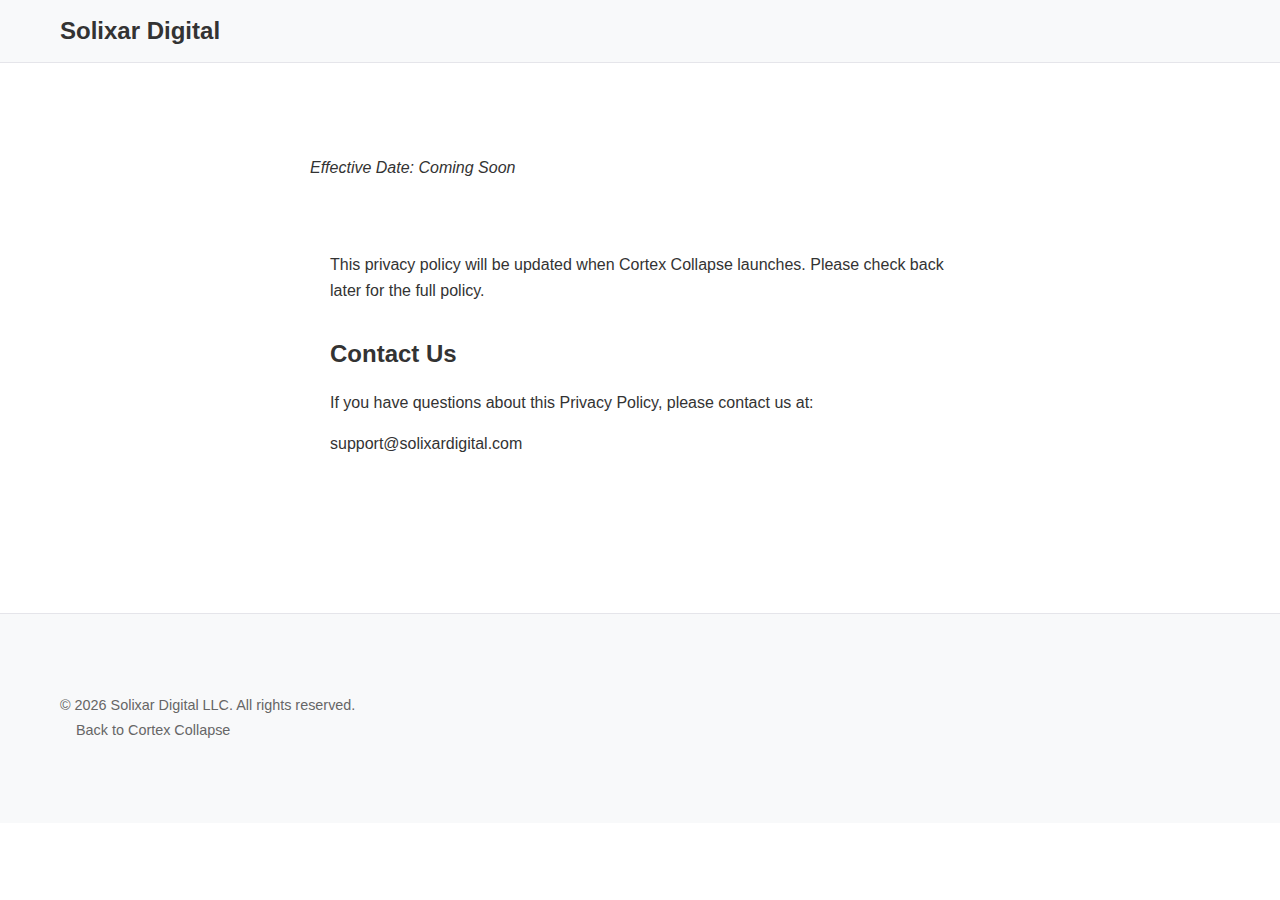
<file: apps/cortex-collapse/privacy.html>
<!DOCTYPE html>
<html lang="en">
<head>
  <meta charset="UTF-8">
  <meta name="viewport" content="width=device-width, initial-scale=1.0">
  <title>Privacy Policy - Cortex Collapse</title>
  <link rel="preconnect" href="https://fonts.googleapis.com">
  <link rel="preconnect" href="https://fonts.gstatic.com" crossorigin>
  <link href="https://fonts.googleapis.com/css2?family=Orbitron:wght@500;700;900&family=Rajdhani:wght@400;500;600;700&display=swap" rel="stylesheet">
  <link rel="stylesheet" href="../../styles.css">
</head>
<body class="app-cortex">
  <header class="header-dark">
    <div class="container-wide">
      <a href="/" class="logo">Solixar Digital</a>
    </div>
  </header>

  <div class="cortex-section">
    <div class="container legal-doc">
      <h1 style="color: #fff; text-shadow: 0 0 10px var(--cortex-cyan);">Privacy Policy</h1>
      <p class="effective-date" style="color: var(--cortex-text-dim);">Effective Date: Coming Soon</p>

      <div class="content" style="color: var(--cortex-text-dim);">
        <p>This privacy policy will be updated when Cortex Collapse launches. Please check back later for the full policy.</p>

        <h2 style="color: var(--cortex-cyan);">Contact Us</h2>
        <p>If you have questions about this Privacy Policy, please contact us at:</p>
        <p><a href="mailto:support@solixardigital.com" style="color: var(--cortex-cyan);">support@solixardigital.com</a></p>
      </div>
    </div>
  </div>

  <footer class="footer-dark">
    <div class="container-wide">
      <p>&copy; 2026 Solixar Digital LLC. All rights reserved.</p>
      <nav>
        <a href="index.html">Back to Cortex Collapse</a>
      </nav>
    </div>
  </footer>
</body>
</html>
</file>
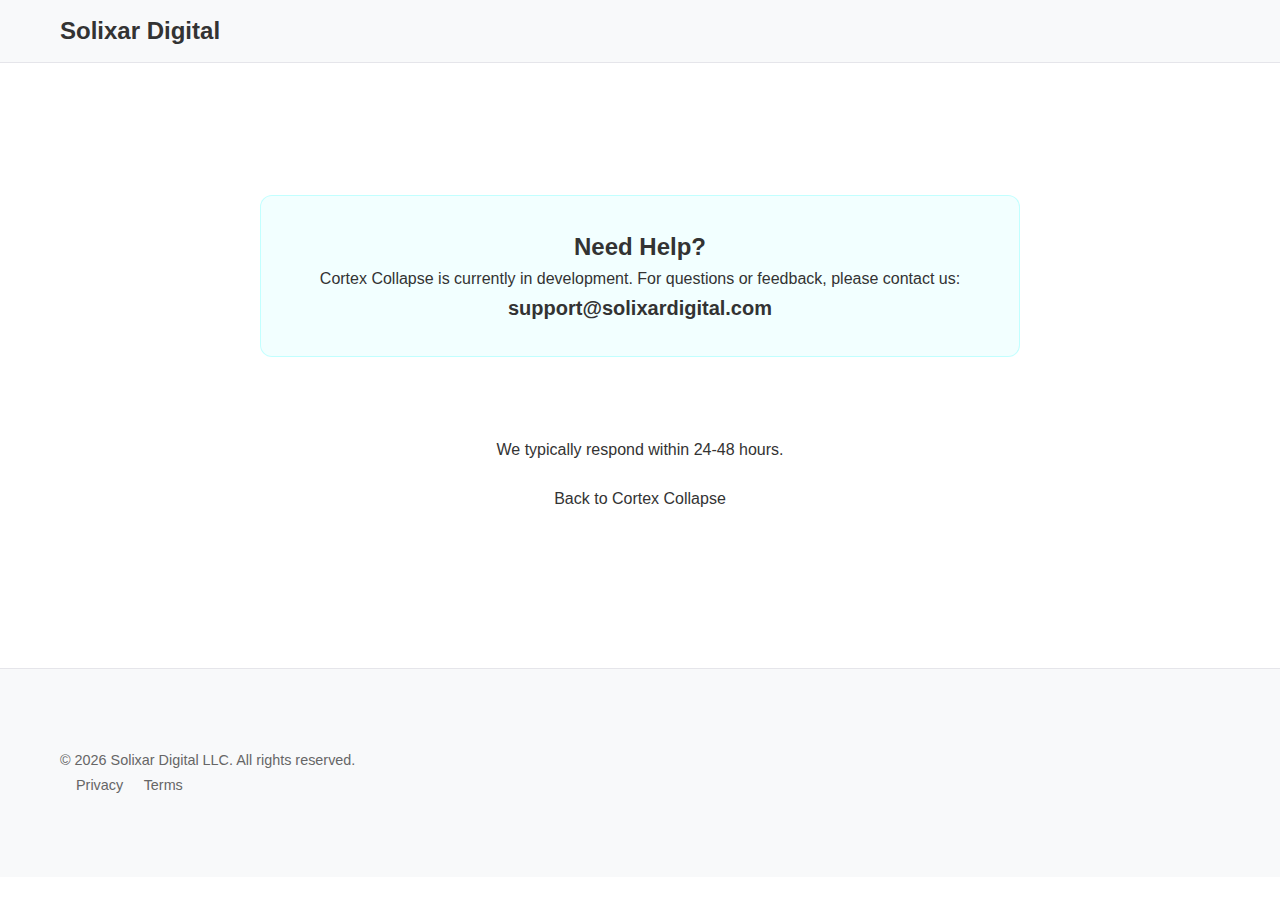
<file: apps/cortex-collapse/support.html>
<!DOCTYPE html>
<html lang="en">
<head>
  <meta charset="UTF-8">
  <meta name="viewport" content="width=device-width, initial-scale=1.0">
  <title>Support - Cortex Collapse</title>
  <link rel="preconnect" href="https://fonts.googleapis.com">
  <link rel="preconnect" href="https://fonts.gstatic.com" crossorigin>
  <link href="https://fonts.googleapis.com/css2?family=Orbitron:wght@500;700;900&family=Rajdhani:wght@400;500;600;700&display=swap" rel="stylesheet">
  <link rel="stylesheet" href="../../styles.css">
</head>
<body class="app-cortex">
  <header class="header-dark">
    <div class="container-wide">
      <a href="/" class="logo">Solixar Digital</a>
    </div>
  </header>

  <div class="cortex-section">
    <div class="container">
      <h1 style="color: #fff; text-shadow: 0 0 10px var(--cortex-cyan); text-align: center; margin-bottom: 40px;">Support & Contact</h1>

      <div class="support-card" style="background: rgba(0, 255, 255, 0.05); border: 1px solid rgba(0, 255, 255, 0.2);">
        <h2 style="color: var(--cortex-cyan);">Need Help?</h2>
        <p style="color: var(--cortex-text-dim);">Cortex Collapse is currently in development. For questions or feedback, please contact us:</p>
        <p class="support-email" style="color: var(--cortex-cyan);">support@solixardigital.com</p>
      </div>

      <div class="content" style="color: var(--cortex-text-dim); text-align: center; margin-top: 40px;">
        <p>We typically respond within 24-48 hours.</p>
        <p style="margin-top: 24px;"><a href="index.html" style="color: var(--cortex-cyan);">Back to Cortex Collapse</a></p>
      </div>
    </div>
  </div>

  <footer class="footer-dark">
    <div class="container-wide">
      <p>&copy; 2026 Solixar Digital LLC. All rights reserved.</p>
      <nav>
        <a href="privacy.html">Privacy</a>
        <a href="terms.html">Terms</a>
      </nav>
    </div>
  </footer>
</body>
</html>
</file>
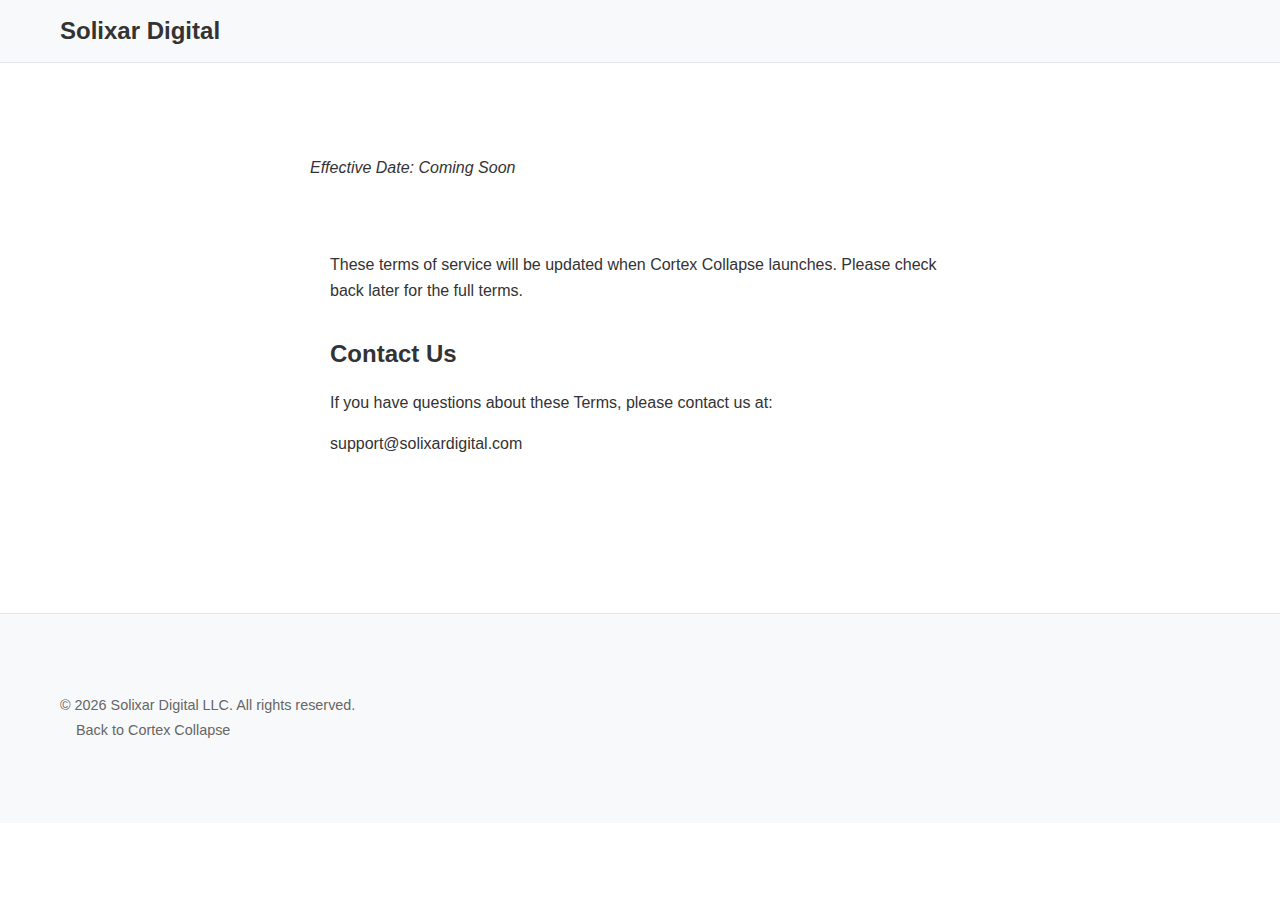
<file: apps/cortex-collapse/terms.html>
<!DOCTYPE html>
<html lang="en">
<head>
  <meta charset="UTF-8">
  <meta name="viewport" content="width=device-width, initial-scale=1.0">
  <title>Terms of Service - Cortex Collapse</title>
  <link rel="preconnect" href="https://fonts.googleapis.com">
  <link rel="preconnect" href="https://fonts.gstatic.com" crossorigin>
  <link href="https://fonts.googleapis.com/css2?family=Orbitron:wght@500;700;900&family=Rajdhani:wght@400;500;600;700&display=swap" rel="stylesheet">
  <link rel="stylesheet" href="../../styles.css">
</head>
<body class="app-cortex">
  <header class="header-dark">
    <div class="container-wide">
      <a href="/" class="logo">Solixar Digital</a>
    </div>
  </header>

  <div class="cortex-section">
    <div class="container legal-doc">
      <h1 style="color: #fff; text-shadow: 0 0 10px var(--cortex-cyan);">Terms of Service</h1>
      <p class="effective-date" style="color: var(--cortex-text-dim);">Effective Date: Coming Soon</p>

      <div class="content" style="color: var(--cortex-text-dim);">
        <p>These terms of service will be updated when Cortex Collapse launches. Please check back later for the full terms.</p>

        <h2 style="color: var(--cortex-cyan);">Contact Us</h2>
        <p>If you have questions about these Terms, please contact us at:</p>
        <p><a href="mailto:support@solixardigital.com" style="color: var(--cortex-cyan);">support@solixardigital.com</a></p>
      </div>
    </div>
  </div>

  <footer class="footer-dark">
    <div class="container-wide">
      <p>&copy; 2026 Solixar Digital LLC. All rights reserved.</p>
      <nav>
        <a href="index.html">Back to Cortex Collapse</a>
      </nav>
    </div>
  </footer>
</body>
</html>
</file>
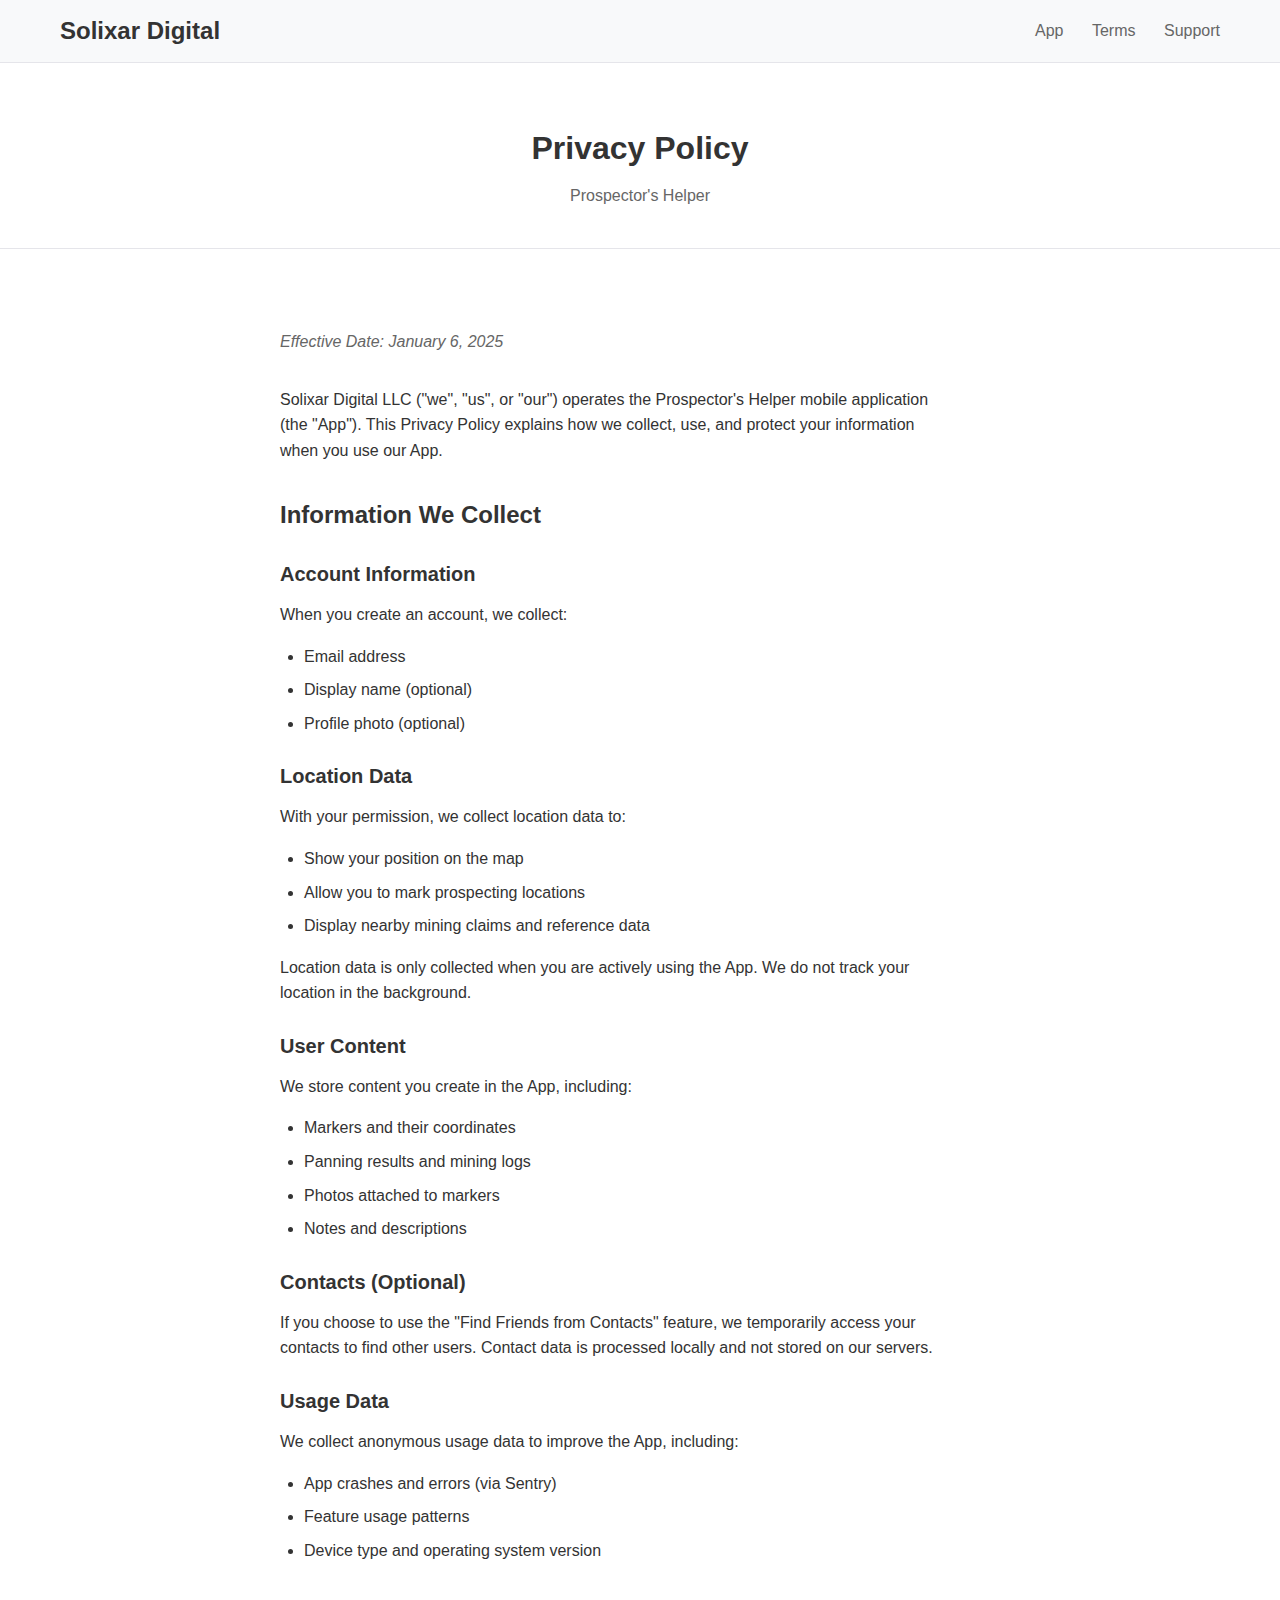
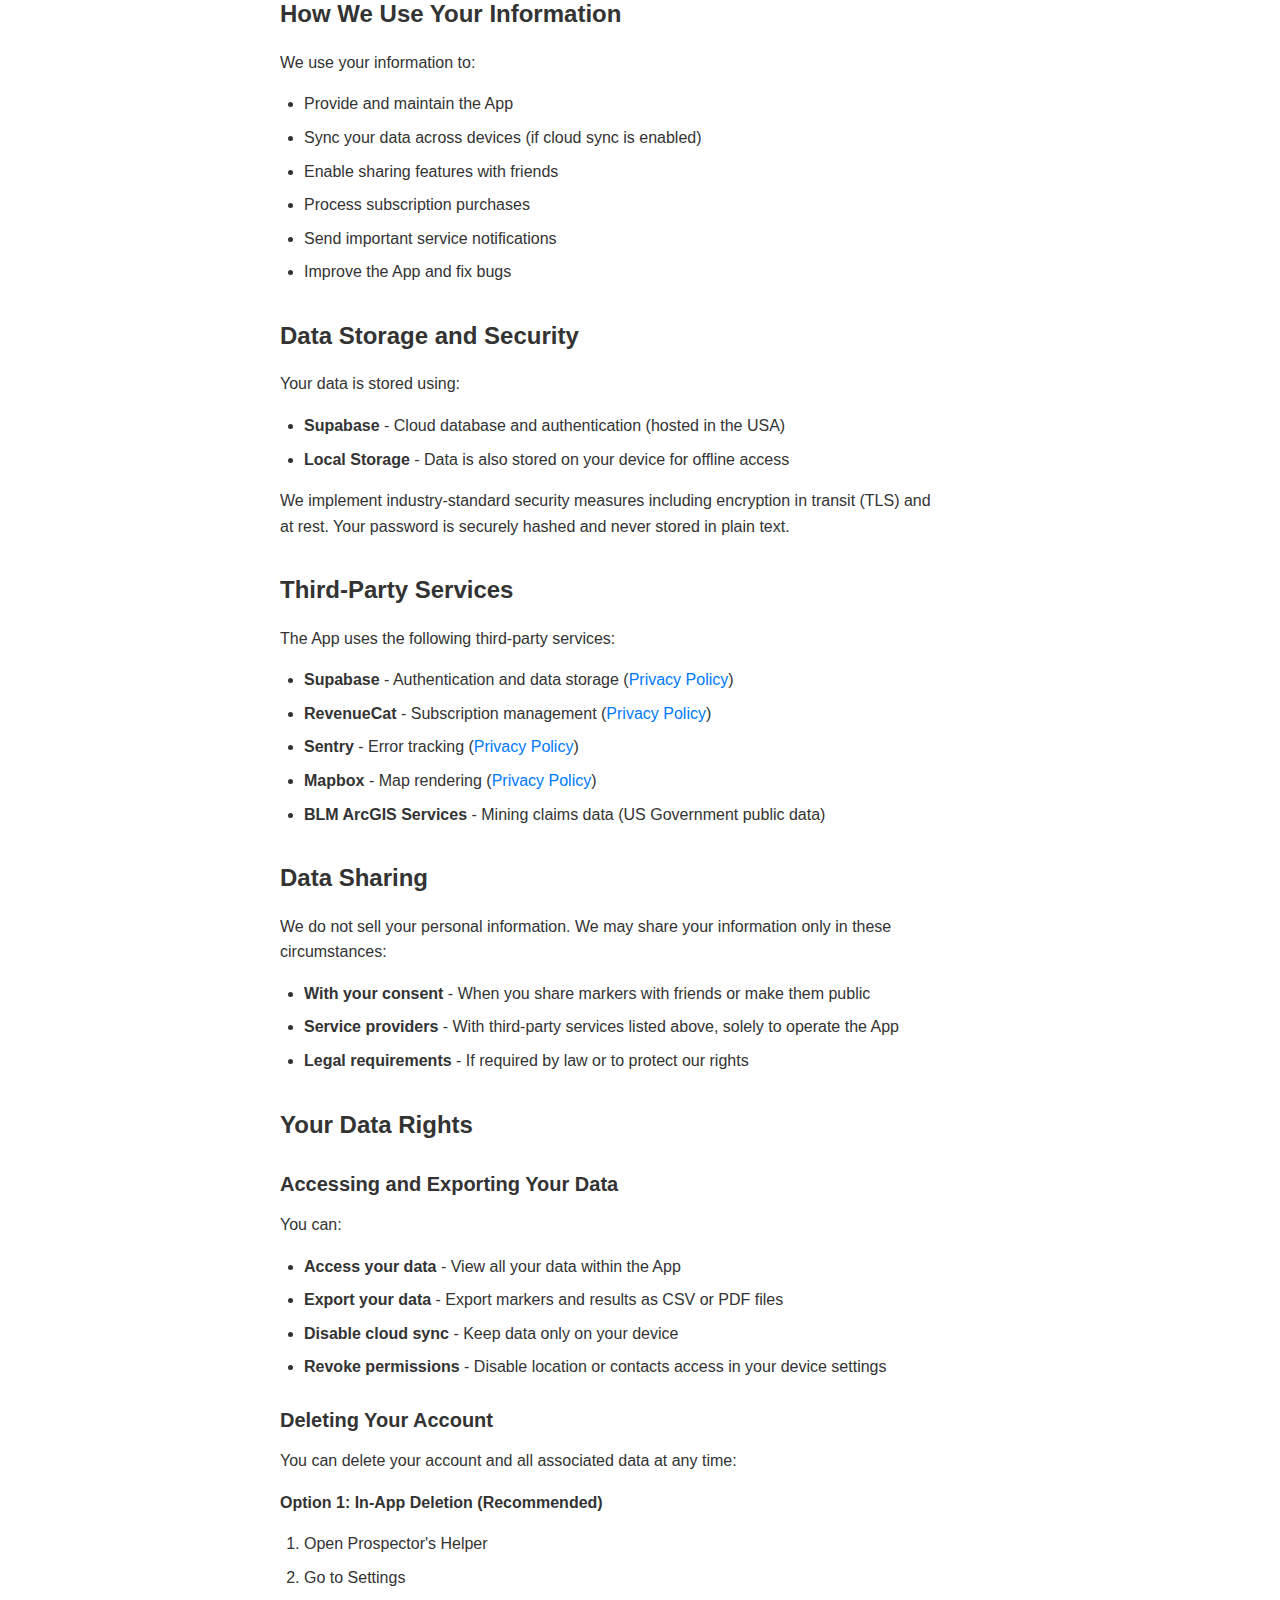
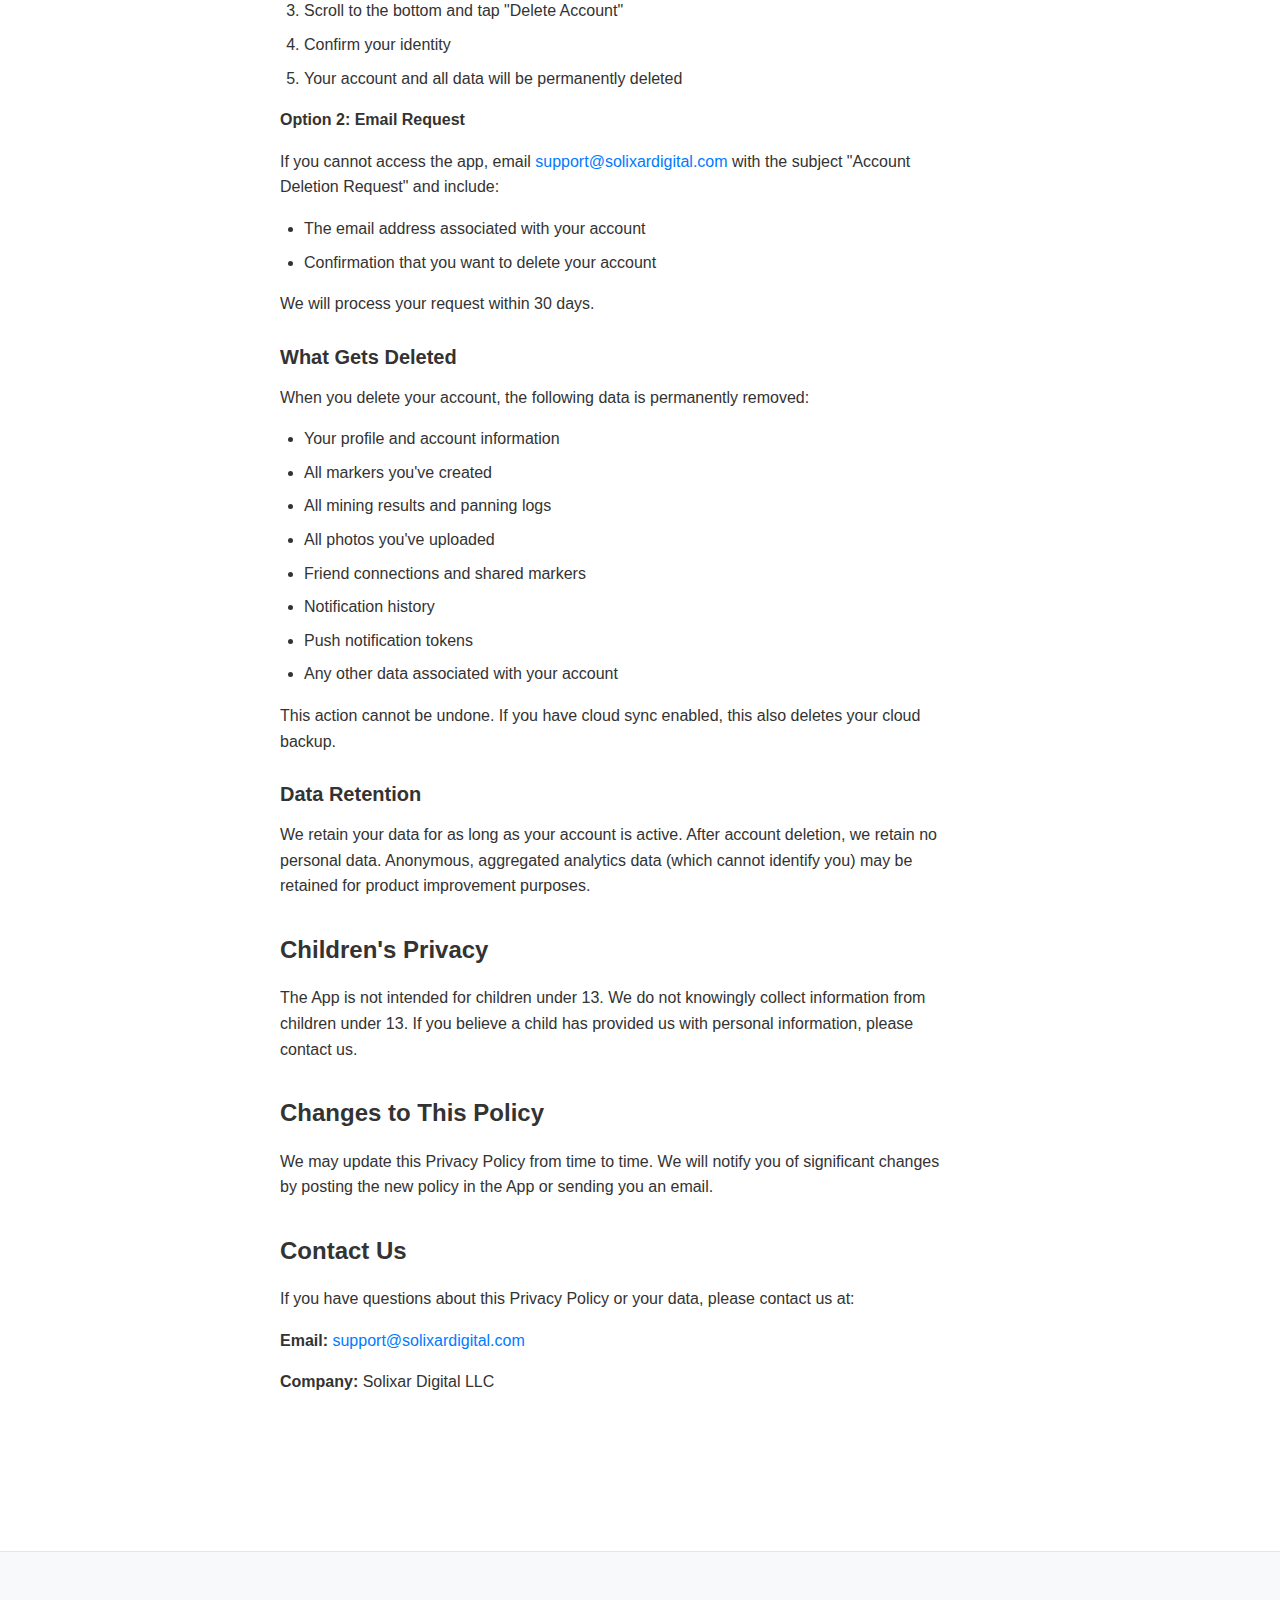
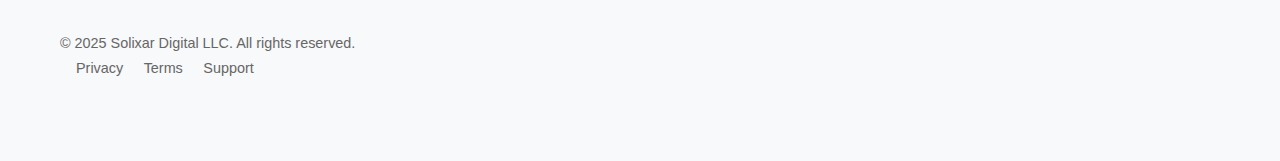
<file: apps/prospectors-helper/privacy.html>
<!DOCTYPE html>
<html lang="en">
<head>
  <meta charset="UTF-8">
  <meta name="viewport" content="width=device-width, initial-scale=1.0">
  <title>Privacy Policy - Prospector's Helper</title>
  <meta name="description" content="Privacy Policy for the Prospector's Helper mobile application.">
  <link rel="stylesheet" href="../../styles.css">
</head>
<body>
  <header>
    <div class="container-wide">
      <a href="/" class="logo">Solixar Digital</a>
      <nav>
        <a href="index.html">App</a>
        <a href="terms.html">Terms</a>
        <a href="support.html">Support</a>
      </nav>
    </div>
  </header>

  <div class="page-title">
    <h1>Privacy Policy</h1>
    <p class="subtitle">Prospector's Helper</p>
  </div>

  <main class="container">
    <div class="content legal-doc">
      <p class="effective-date">Effective Date: January 6, 2025</p>

      <p>Solixar Digital LLC ("we", "us", or "our") operates the Prospector's Helper mobile application (the "App"). This Privacy Policy explains how we collect, use, and protect your information when you use our App.</p>

      <h2>Information We Collect</h2>

      <h3>Account Information</h3>
      <p>When you create an account, we collect:</p>
      <ul>
        <li>Email address</li>
        <li>Display name (optional)</li>
        <li>Profile photo (optional)</li>
      </ul>

      <h3>Location Data</h3>
      <p>With your permission, we collect location data to:</p>
      <ul>
        <li>Show your position on the map</li>
        <li>Allow you to mark prospecting locations</li>
        <li>Display nearby mining claims and reference data</li>
      </ul>
      <p>Location data is only collected when you are actively using the App. We do not track your location in the background.</p>

      <h3>User Content</h3>
      <p>We store content you create in the App, including:</p>
      <ul>
        <li>Markers and their coordinates</li>
        <li>Panning results and mining logs</li>
        <li>Photos attached to markers</li>
        <li>Notes and descriptions</li>
      </ul>

      <h3>Contacts (Optional)</h3>
      <p>If you choose to use the "Find Friends from Contacts" feature, we temporarily access your contacts to find other users. Contact data is processed locally and not stored on our servers.</p>

      <h3>Usage Data</h3>
      <p>We collect anonymous usage data to improve the App, including:</p>
      <ul>
        <li>App crashes and errors (via Sentry)</li>
        <li>Feature usage patterns</li>
        <li>Device type and operating system version</li>
      </ul>

      <h2>How We Use Your Information</h2>
      <p>We use your information to:</p>
      <ul>
        <li>Provide and maintain the App</li>
        <li>Sync your data across devices (if cloud sync is enabled)</li>
        <li>Enable sharing features with friends</li>
        <li>Process subscription purchases</li>
        <li>Send important service notifications</li>
        <li>Improve the App and fix bugs</li>
      </ul>

      <h2>Data Storage and Security</h2>
      <p>Your data is stored using:</p>
      <ul>
        <li><strong>Supabase</strong> - Cloud database and authentication (hosted in the USA)</li>
        <li><strong>Local Storage</strong> - Data is also stored on your device for offline access</li>
      </ul>
      <p>We implement industry-standard security measures including encryption in transit (TLS) and at rest. Your password is securely hashed and never stored in plain text.</p>

      <h2>Third-Party Services</h2>
      <p>The App uses the following third-party services:</p>
      <ul>
        <li><strong>Supabase</strong> - Authentication and data storage (<a href="https://supabase.com/privacy" target="_blank">Privacy Policy</a>)</li>
        <li><strong>RevenueCat</strong> - Subscription management (<a href="https://www.revenuecat.com/privacy" target="_blank">Privacy Policy</a>)</li>
        <li><strong>Sentry</strong> - Error tracking (<a href="https://sentry.io/privacy/" target="_blank">Privacy Policy</a>)</li>
        <li><strong>Mapbox</strong> - Map rendering (<a href="https://www.mapbox.com/legal/privacy" target="_blank">Privacy Policy</a>)</li>
        <li><strong>BLM ArcGIS Services</strong> - Mining claims data (US Government public data)</li>
      </ul>

      <h2>Data Sharing</h2>
      <p>We do not sell your personal information. We may share your information only in these circumstances:</p>
      <ul>
        <li><strong>With your consent</strong> - When you share markers with friends or make them public</li>
        <li><strong>Service providers</strong> - With third-party services listed above, solely to operate the App</li>
        <li><strong>Legal requirements</strong> - If required by law or to protect our rights</li>
      </ul>

      <h2>Your Data Rights</h2>

      <h3>Accessing and Exporting Your Data</h3>
      <p>You can:</p>
      <ul>
        <li><strong>Access your data</strong> - View all your data within the App</li>
        <li><strong>Export your data</strong> - Export markers and results as CSV or PDF files</li>
        <li><strong>Disable cloud sync</strong> - Keep data only on your device</li>
        <li><strong>Revoke permissions</strong> - Disable location or contacts access in your device settings</li>
      </ul>

      <h3>Deleting Your Account</h3>
      <p>You can delete your account and all associated data at any time:</p>

      <p><strong>Option 1: In-App Deletion (Recommended)</strong></p>
      <ol>
        <li>Open Prospector's Helper</li>
        <li>Go to Settings</li>
        <li>Scroll to the bottom and tap "Delete Account"</li>
        <li>Confirm your identity</li>
        <li>Your account and all data will be permanently deleted</li>
      </ol>

      <p><strong>Option 2: Email Request</strong></p>
      <p>If you cannot access the app, email <a href="mailto:support@solixardigital.com">support@solixardigital.com</a> with the subject "Account Deletion Request" and include:</p>
      <ul>
        <li>The email address associated with your account</li>
        <li>Confirmation that you want to delete your account</li>
      </ul>
      <p>We will process your request within 30 days.</p>

      <h3>What Gets Deleted</h3>
      <p>When you delete your account, the following data is permanently removed:</p>
      <ul>
        <li>Your profile and account information</li>
        <li>All markers you've created</li>
        <li>All mining results and panning logs</li>
        <li>All photos you've uploaded</li>
        <li>Friend connections and shared markers</li>
        <li>Notification history</li>
        <li>Push notification tokens</li>
        <li>Any other data associated with your account</li>
      </ul>
      <p>This action cannot be undone. If you have cloud sync enabled, this also deletes your cloud backup.</p>

      <h3>Data Retention</h3>
      <p>We retain your data for as long as your account is active. After account deletion, we retain no personal data. Anonymous, aggregated analytics data (which cannot identify you) may be retained for product improvement purposes.</p>

      <h2>Children's Privacy</h2>
      <p>The App is not intended for children under 13. We do not knowingly collect information from children under 13. If you believe a child has provided us with personal information, please contact us.</p>

      <h2>Changes to This Policy</h2>
      <p>We may update this Privacy Policy from time to time. We will notify you of significant changes by posting the new policy in the App or sending you an email.</p>

      <h2>Contact Us</h2>
      <p>If you have questions about this Privacy Policy or your data, please contact us at:</p>
      <p><strong>Email:</strong> <a href="mailto:support@solixardigital.com">support@solixardigital.com</a></p>
      <p><strong>Company:</strong> Solixar Digital LLC</p>
    </div>
  </main>

  <footer>
    <div class="container-wide">
      <p>&copy; 2025 Solixar Digital LLC. All rights reserved.</p>
      <nav>
        <a href="privacy.html">Privacy</a>
        <a href="terms.html">Terms</a>
        <a href="support.html">Support</a>
      </nav>
    </div>
  </footer>
</body>
</html>
</file>
<file: styles.css>
/* Solixar Digital - Shared Styles */

:root {
  --primary-color: #007AFF;
  --primary-dark: #0056b3;
  --text-color: #333;
  --text-light: #666;
  --bg-color: #fff;
  --bg-light: #f8f9fa;
  --border-color: #e5e5ea;
  --success-color: #34C759;
  --warning-color: #FF9500;
}

* {
  box-sizing: border-box;
  margin: 0;
  padding: 0;
}

body {
  font-family: -apple-system, BlinkMacSystemFont, 'Segoe UI', Roboto, Oxygen, Ubuntu, sans-serif;
  line-height: 1.6;
  color: var(--text-color);
  background-color: var(--bg-color);
}

.container {
  max-width: 800px;
  margin: 0 auto;
  padding: 40px 20px;
}

.container-wide {
  max-width: 1200px;
  margin: 0 auto;
  padding: 40px 20px;
}

/* Header */
header {
  background: var(--bg-light);
  border-bottom: 1px solid var(--border-color);
}

header .container-wide {
  display: flex;
  justify-content: space-between;
  align-items: center;
  padding: 12px 20px;
}

header .container {
  display: flex;
  justify-content: space-between;
  align-items: center;
  padding: 12px 20px;
}

.logo {
  font-size: 1.5rem;
  font-weight: 700;
  color: var(--text-color);
  text-decoration: none;
}

.logo:hover {
  color: var(--primary-color);
}

nav a {
  color: var(--text-light);
  text-decoration: none;
  margin-left: 24px;
  font-weight: 500;
}

nav a:hover {
  color: var(--primary-color);
}

/* Hero Section */
.hero {
  text-align: center;
  padding: 80px 20px;
  background: linear-gradient(135deg, #667eea 0%, #764ba2 100%);
  color: white;
}

.hero h1 {
  font-size: 2.5rem;
  margin-bottom: 16px;
}

.hero p {
  font-size: 1.25rem;
  opacity: 0.9;
  max-width: 600px;
  margin: 0 auto;
}

/* App Hero (gold theme for Prospector's Helper) */
.hero-gold {
  background: linear-gradient(135deg, #f4a261 0%, #e76f51 100%);
}

/* Page Title */
.page-title {
  text-align: center;
  padding: 60px 20px 40px;
  border-bottom: 1px solid var(--border-color);
}

.page-title h1 {
  font-size: 2rem;
  margin-bottom: 8px;
}

.page-title .subtitle {
  color: var(--text-light);
  font-size: 1rem;
}

/* Content */
.content {
  padding: 40px 20px;
}

.content h2 {
  font-size: 1.5rem;
  margin: 32px 0 16px;
  color: var(--text-color);
}

.content h2:first-child {
  margin-top: 0;
}

.content h3 {
  font-size: 1.25rem;
  margin: 24px 0 12px;
}

.content p {
  margin-bottom: 16px;
  color: var(--text-color);
}

.content ul, .content ol {
  margin-bottom: 16px;
  padding-left: 24px;
}

.content li {
  margin-bottom: 8px;
}

.content a {
  color: var(--primary-color);
  text-decoration: none;
}

.content a:hover {
  text-decoration: underline;
}

/* Cards */
.cards {
  display: grid;
  grid-template-columns: repeat(auto-fit, minmax(280px, 1fr));
  gap: 24px;
  margin-top: 40px;
}

.card {
  background: var(--bg-color);
  border: 1px solid var(--border-color);
  border-radius: 12px;
  padding: 24px;
  text-decoration: none;
  color: inherit;
  transition: transform 0.2s, box-shadow 0.2s;
}

.card:hover {
  transform: translateY(-4px);
  box-shadow: 0 8px 24px rgba(0, 0, 0, 0.1);
}

.card-icon {
  font-size: 3rem;
  margin-bottom: 16px;
}

.card h3 {
  font-size: 1.25rem;
  margin-bottom: 8px;
}

.card p {
  color: var(--text-light);
  font-size: 0.95rem;
}

/* Buttons */
.btn {
  display: inline-block;
  padding: 12px 24px;
  border-radius: 8px;
  font-weight: 600;
  text-decoration: none;
  transition: background-color 0.2s;
}

.btn-primary {
  background: var(--primary-color);
  color: white;
}

.btn-primary:hover {
  background: var(--primary-dark);
}

.btn-outline {
  border: 2px solid var(--primary-color);
  color: var(--primary-color);
  background: transparent;
}

.btn-outline:hover {
  background: var(--primary-color);
  color: white;
}

/* Support Page */
.support-card {
  background: var(--bg-light);
  border-radius: 12px;
  padding: 32px;
  text-align: center;
  margin-bottom: 32px;
}

.support-card h2 {
  margin-top: 0;
}

.support-email {
  font-size: 1.25rem;
  color: var(--primary-color);
  font-weight: 600;
}

/* Footer */
footer {
  background: var(--bg-light);
  border-top: 1px solid var(--border-color);
  padding: 40px 20px;
  margin-top: 60px;
}

footer .container {
  display: flex;
  justify-content: space-between;
  align-items: center;
  flex-wrap: wrap;
  gap: 16px;
}

footer p {
  color: var(--text-light);
  font-size: 0.9rem;
}

footer nav a {
  margin-left: 16px;
  font-size: 0.9rem;
}

/* Legal Documents */
.legal-doc {
  max-width: 700px;
}

.legal-doc .effective-date {
  color: var(--text-light);
  font-style: italic;
  margin-bottom: 32px;
}

/* ================================
   Prospector's Helper Landing Page
   ================================ */

/* App-specific color variables */
.app-prospector {
  --app-orange: #F5A623;
  --app-gold: #FFD700;
  --app-dark: #1C1C1E;
  --app-green: #34C759;
  --app-gradient: linear-gradient(135deg, #f4a261 0%, #e76f51 100%);
}

/* Enhanced Hero */
.hero-app {
  padding: 60px 20px 80px;
  position: relative;
  overflow: hidden;
}

.hero-app .hero-content {
  max-width: 1200px;
  margin: 0 auto;
  display: grid;
  grid-template-columns: 1fr 1fr;
  gap: 40px;
  align-items: center;
}

.hero-app .hero-text {
  text-align: left;
}

.hero-app .hero-text h1 {
  font-size: 3rem;
  margin-bottom: 16px;
  display: flex;
  align-items: center;
  gap: 16px;
}

.hero-app .app-icon {
  width: 72px;
  height: 72px;
  border-radius: 16px;
  box-shadow: 0 4px 12px rgba(0, 0, 0, 0.3);
}

.hero-app .tagline {
  font-size: 1.35rem;
  opacity: 0.95;
  margin-bottom: 32px;
  line-height: 1.5;
}

.hero-app .hero-phones {
  display: flex;
  justify-content: center;
  gap: 20px;
}

.hero-app .phone-mockup {
  max-width: 200px;
  border-radius: 24px;
  box-shadow: 0 20px 60px rgba(0, 0, 0, 0.4);
  transform: perspective(1000px) rotateY(-5deg);
}

.hero-app .phone-mockup:last-child {
  transform: perspective(1000px) rotateY(5deg);
}

/* App Store Badges */
.app-badges {
  display: flex;
  gap: 16px;
  flex-wrap: wrap;
}

.app-badge {
  display: inline-flex;
  align-items: center;
  gap: 10px;
  background: #000;
  color: #fff;
  padding: 10px 20px;
  border-radius: 8px;
  text-decoration: none;
  transition: transform 0.2s, background-color 0.2s;
}

.app-badge:hover {
  transform: scale(1.05);
  background: #333;
}

.app-badge svg {
  width: 24px;
  height: 24px;
}

.app-badge .badge-text {
  display: flex;
  flex-direction: column;
  line-height: 1.2;
}

.app-badge .badge-small {
  font-size: 0.65rem;
  opacity: 0.8;
}

.app-badge .badge-large {
  font-size: 1.1rem;
  font-weight: 600;
}

/* Screenshot Showcase */
.screenshot-showcase {
  background: var(--app-dark);
  padding: 80px 20px;
  overflow: hidden;
}

.screenshot-showcase h2 {
  text-align: center;
  color: #fff;
  font-size: 2rem;
  margin-bottom: 48px;
}

.screenshot-scroll {
  display: flex;
  gap: 24px;
  justify-content: center;
  flex-wrap: wrap;
  max-width: 1400px;
  margin: 0 auto;
}

.screenshot-scroll img {
  height: 400px;
  width: auto;
  border-radius: 16px;
  box-shadow: 0 8px 32px rgba(0, 0, 0, 0.5);
  transition: transform 0.3s;
}

.screenshot-scroll img:hover {
  transform: scale(1.05);
}

/* Feature Sections */
.feature-section {
  padding: 80px 20px;
}

.feature-section:nth-child(even) {
  background: var(--bg-light);
}

.feature-grid {
  max-width: 1100px;
  margin: 0 auto;
  display: grid;
  grid-template-columns: 1fr 1fr;
  gap: 60px;
  align-items: center;
}

.feature-section:nth-child(odd) .feature-grid {
  direction: rtl;
}

.feature-section:nth-child(odd) .feature-grid > * {
  direction: ltr;
}

.feature-text h2 {
  font-size: 1.75rem;
  margin-bottom: 16px;
  color: var(--text-color);
}

.feature-text p {
  font-size: 1.1rem;
  color: var(--text-light);
  line-height: 1.7;
}

.feature-image {
  display: flex;
  gap: 16px;
  justify-content: center;
}

.feature-image img {
  max-height: 450px;
  width: auto;
  border-radius: 16px;
  box-shadow: 0 8px 32px rgba(0, 0, 0, 0.15);
}

/* Premium Section */
.premium-section {
  background: linear-gradient(135deg, #1C1C1E 0%, #2C2C2E 100%);
  padding: 80px 20px;
  position: relative;
}

.premium-section::before {
  content: '';
  position: absolute;
  top: 0;
  left: 0;
  right: 0;
  height: 4px;
  background: linear-gradient(90deg, #F5A623, #FFD700, #F5A623);
}

.premium-content {
  max-width: 900px;
  margin: 0 auto;
  text-align: center;
}

.premium-section h2 {
  color: #FFD700;
  font-size: 2rem;
  margin-bottom: 16px;
}

.premium-section .premium-subtitle {
  color: #fff;
  font-size: 1.1rem;
  opacity: 0.9;
  margin-bottom: 40px;
}

.premium-features {
  display: grid;
  grid-template-columns: repeat(auto-fit, minmax(200px, 1fr));
  gap: 24px;
  margin-bottom: 40px;
}

.premium-feature {
  background: rgba(255, 255, 255, 0.05);
  border: 1px solid rgba(255, 215, 0, 0.2);
  border-radius: 12px;
  padding: 24px;
  color: #fff;
}

.premium-feature .feature-icon {
  font-size: 2rem;
  margin-bottom: 12px;
}

.premium-feature h3 {
  font-size: 1rem;
  margin-bottom: 8px;
  color: #FFD700;
}

.premium-feature p {
  font-size: 0.9rem;
  opacity: 0.8;
  line-height: 1.5;
}

.pricing-options {
  display: flex;
  justify-content: center;
  gap: 24px;
  flex-wrap: wrap;
}

.price-card {
  background: rgba(255, 255, 255, 0.1);
  border: 2px solid rgba(255, 215, 0, 0.3);
  border-radius: 16px;
  padding: 32px;
  min-width: 200px;
}

.price-card.featured {
  border-color: #FFD700;
  background: rgba(255, 215, 0, 0.1);
}

.price-card .price {
  font-size: 2.5rem;
  font-weight: 700;
  color: #fff;
}

.price-card .period {
  color: rgba(255, 255, 255, 0.7);
  font-size: 1rem;
}

.price-card .trial {
  color: #34C759;
  font-size: 0.9rem;
  margin-top: 8px;
}

/* CTA Section */
.cta-section {
  background: var(--app-gradient);
  padding: 80px 20px;
  text-align: center;
  color: #fff;
}

.cta-section h2 {
  font-size: 2rem;
  margin-bottom: 16px;
}

.cta-section p {
  font-size: 1.2rem;
  opacity: 0.9;
  max-width: 600px;
  margin: 0 auto 32px;
}

.cta-section .app-badges {
  justify-content: center;
}

/* About Section with bullets */
.about-section {
  padding: 80px 20px;
  background: #fff;
}

.about-content {
  max-width: 900px;
  margin: 0 auto;
}

.about-section h2 {
  font-size: 2rem;
  text-align: center;
  margin-bottom: 40px;
}

.feature-list {
  display: grid;
  grid-template-columns: repeat(auto-fit, minmax(280px, 1fr));
  gap: 24px;
  list-style: none;
  padding: 0;
}

.feature-list li {
  display: flex;
  gap: 16px;
  align-items: flex-start;
}

.feature-list .icon {
  font-size: 1.5rem;
  flex-shrink: 0;
}

.feature-list strong {
  display: block;
  margin-bottom: 4px;
}

/* Links Section */
.links-section {
  padding: 60px 20px;
  background: var(--bg-light);
}

.links-section h2 {
  text-align: center;
  margin-bottom: 24px;
}

.links-grid {
  display: flex;
  justify-content: center;
  gap: 16px;
  flex-wrap: wrap;
}

.links-grid a {
  color: var(--primary-color);
  text-decoration: none;
  padding: 8px 16px;
  border: 1px solid var(--border-color);
  border-radius: 8px;
  background: #fff;
  transition: all 0.2s;
}

.links-grid a:hover {
  border-color: var(--primary-color);
  background: var(--primary-color);
  color: #fff;
}

/* Responsive */
@media (max-width: 768px) {
  header .container {
    flex-direction: column;
    gap: 16px;
  }

  nav a {
    margin: 0 12px;
  }

  .hero h1 {
    font-size: 2rem;
  }

  .hero p {
    font-size: 1rem;
  }

  footer .container {
    flex-direction: column;
    text-align: center;
  }

  footer nav {
    margin-top: 16px;
  }

  footer nav a {
    margin: 0 8px;
  }

  /* Prospector's Helper responsive */
  .hero-app .hero-content {
    grid-template-columns: 1fr;
    text-align: center;
  }

  .hero-app .hero-text {
    text-align: center;
  }

  .hero-app .hero-text h1 {
    font-size: 2rem;
    justify-content: center;
    flex-wrap: wrap;
  }

  .hero-app .app-icon {
    width: 56px;
    height: 56px;
  }

  .hero-app .tagline {
    font-size: 1.1rem;
  }

  .hero-app .hero-phones {
    order: -1;
  }

  .hero-app .phone-mockup {
    max-width: 140px;
  }

  .app-badges {
    justify-content: center;
  }

  .screenshot-scroll img {
    height: 280px;
  }

  .feature-grid {
    grid-template-columns: 1fr;
    gap: 32px;
  }

  .feature-section:nth-child(odd) .feature-grid {
    direction: ltr;
  }

  .feature-image img {
    max-height: 350px;
  }

  .premium-features {
    grid-template-columns: 1fr;
  }

  .pricing-options {
    flex-direction: column;
    align-items: center;
  }

  .price-card {
    width: 100%;
    max-width: 280px;
  }
}
</file>
